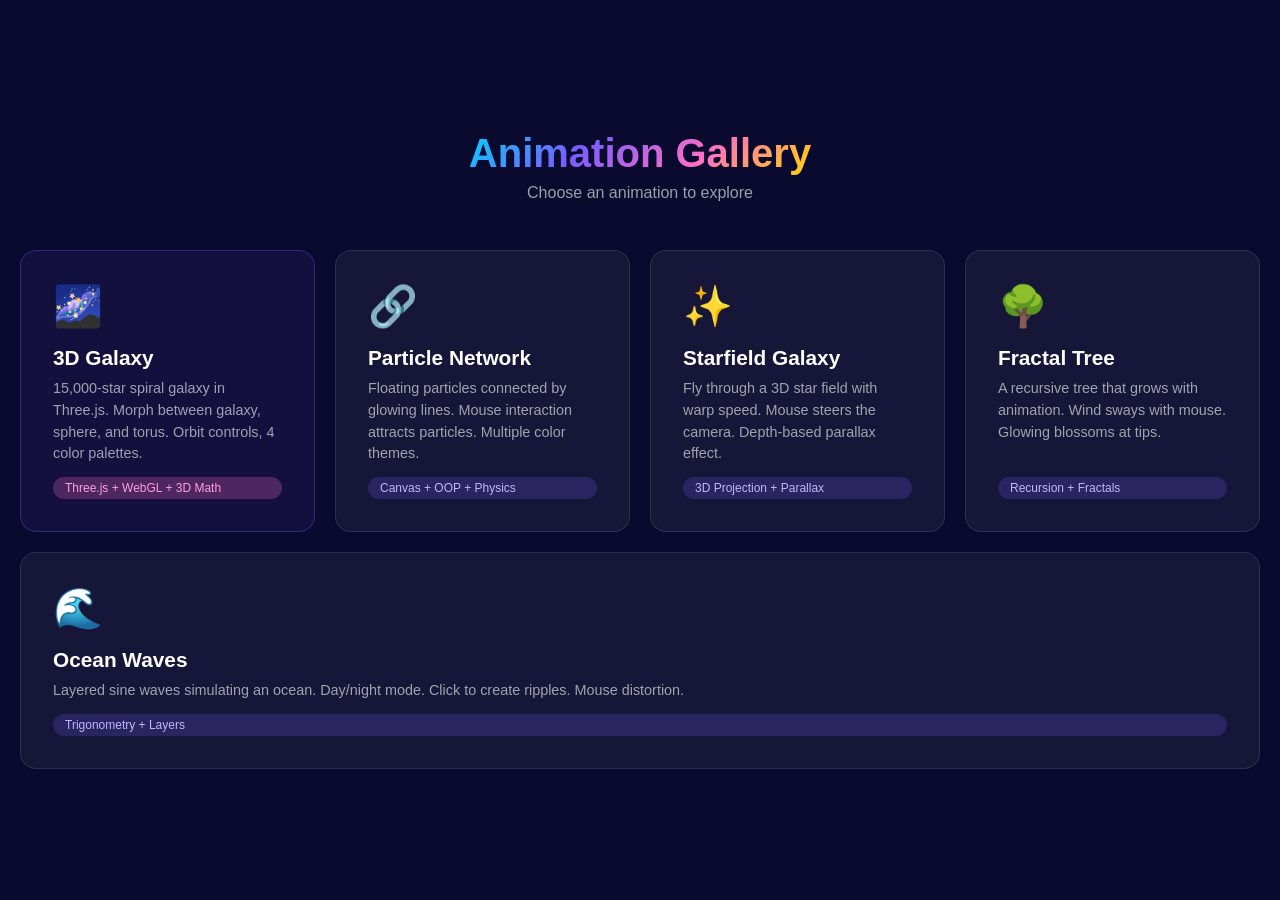
<file: index.html>
<!DOCTYPE html>
<html lang="en">

<head>
  <meta charset="UTF-8">
  <meta name="viewport" content="width=device-width, initial-scale=1.0">
  <title>Animation Gallery</title>
  <style>
    * {
      margin: 0;
      padding: 0;
      box-sizing: border-box;
    }

    body {
      min-height: 100vh;
      background: #0a0a2e;
      color: white;
      font-family: 'Segoe UI', sans-serif;
      display: flex;
      flex-direction: column;
      align-items: center;
      justify-content: center;
      padding: 40px 20px;
    }

    h1 {
      font-size: 2.5rem;
      margin-bottom: 8px;
      text-align: center;
      background: linear-gradient(135deg, #00d2ff, #7a5cff, #ff6ec7, #ffd700);
      -webkit-background-clip: text;
      -webkit-text-fill-color: transparent;
    }

    .subtitle {
      opacity: 0.6;
      margin-bottom: 48px;
      font-size: 1rem;
    }

    .gallery {
      display: flex;
      flex-wrap: wrap;
      gap: 20px;
      max-width: 1400px;
      width: 100%;
    }

    .gallery .card {
      flex: 1 1 260px;
      min-width: 0;
    }

    @media (max-width: 768px) {
      h1 { font-size: 1.8rem; }
      .subtitle { margin-bottom: 28px; }
      .gallery { gap: 14px; }
      .card { padding: 24px; }
    }

    @media (max-width: 480px) {
      h1 { font-size: 1.4rem; }
      body { padding: 24px 14px; }
      .card { padding: 20px; }
      .card .icon { font-size: 2rem; margin-bottom: 10px; }
      .card h2 { font-size: 1.1rem; }
      .card p { font-size: 0.82rem; }
    }

    .card {
      display: flex;
      flex-direction: column;
      background: rgba(255, 255, 255, 0.05);
      border: 1px solid rgba(255, 255, 255, 0.1);
      border-radius: 16px;
      padding: 32px;
      text-decoration: none;
      color: white;
      transition: all 0.3s ease;
      position: relative;
      overflow: hidden;
    }

    .card:hover {
      transform: translateY(-4px);
      border-color: rgba(255, 255, 255, 0.2);
      background: rgba(255, 255, 255, 0.08);
    }

    .card .icon {
      font-size: 2.5rem;
      margin-bottom: 16px;
    }

    .card h2 {
      font-size: 1.3rem;
      margin-bottom: 8px;
    }

    .card p {
      opacity: 0.6;
      font-size: 0.9rem;
      line-height: 1.5;
      flex: 1;
    }

    .card .tag {
      display: inline-block;
      margin-top: 12px;
      padding: 4px 12px;
      background: rgba(122, 92, 255, 0.2);
      border-radius: 20px;
      font-size: 0.75rem;
      color: #c4b5ff;
    }
  </style>
</head>

<body>
  <h1>Animation Gallery</h1>
  <p class="subtitle">Choose an animation to explore</p>

  <div class="gallery">
    <a class="card" href="3d-galaxy/index.html"
      style="border-color: rgba(122,92,255,0.3); background: rgba(122,92,255,0.08);">
      <div class="icon">🌌</div>
      <h2>3D Galaxy</h2>
      <p>15,000-star spiral galaxy in Three.js. Morph between galaxy, sphere, and torus. Orbit controls, 4 color
        palettes.</p>
      <span class="tag" style="background: rgba(255,110,199,0.25); color: #ff9ed8;">Three.js + WebGL + 3D Math</span>
    </a>

    <a class="card" href="particle-network/index.html">
      <div class="icon">🔗</div>
      <h2>Particle Network</h2>
      <p>Floating particles connected by glowing lines. Mouse interaction attracts particles. Multiple color themes.</p>
      <span class="tag">Canvas + OOP + Physics</span>
    </a>

    <a class="card" href="starfield/index.html">
      <div class="icon">✨</div>
      <h2>Starfield Galaxy</h2>
      <p>Fly through a 3D star field with warp speed. Mouse steers the camera. Depth-based parallax effect.</p>
      <span class="tag">3D Projection + Parallax</span>
    </a>

    <a class="card" href="fractal-tree/index.html">
      <div class="icon">🌳</div>
      <h2>Fractal Tree</h2>
      <p>A recursive tree that grows with animation. Wind sways with mouse. Glowing blossoms at tips.</p>
      <span class="tag">Recursion + Fractals</span>
    </a>

    <a class="card" href="wave-ocean/index.html">
      <div class="icon">🌊</div>
      <h2>Ocean Waves</h2>
      <p>Layered sine waves simulating an ocean. Day/night mode. Click to create ripples. Mouse distortion.</p>
      <span class="tag">Trigonometry + Layers</span>
    </a>
  </div>
</body>

</html>
</file>
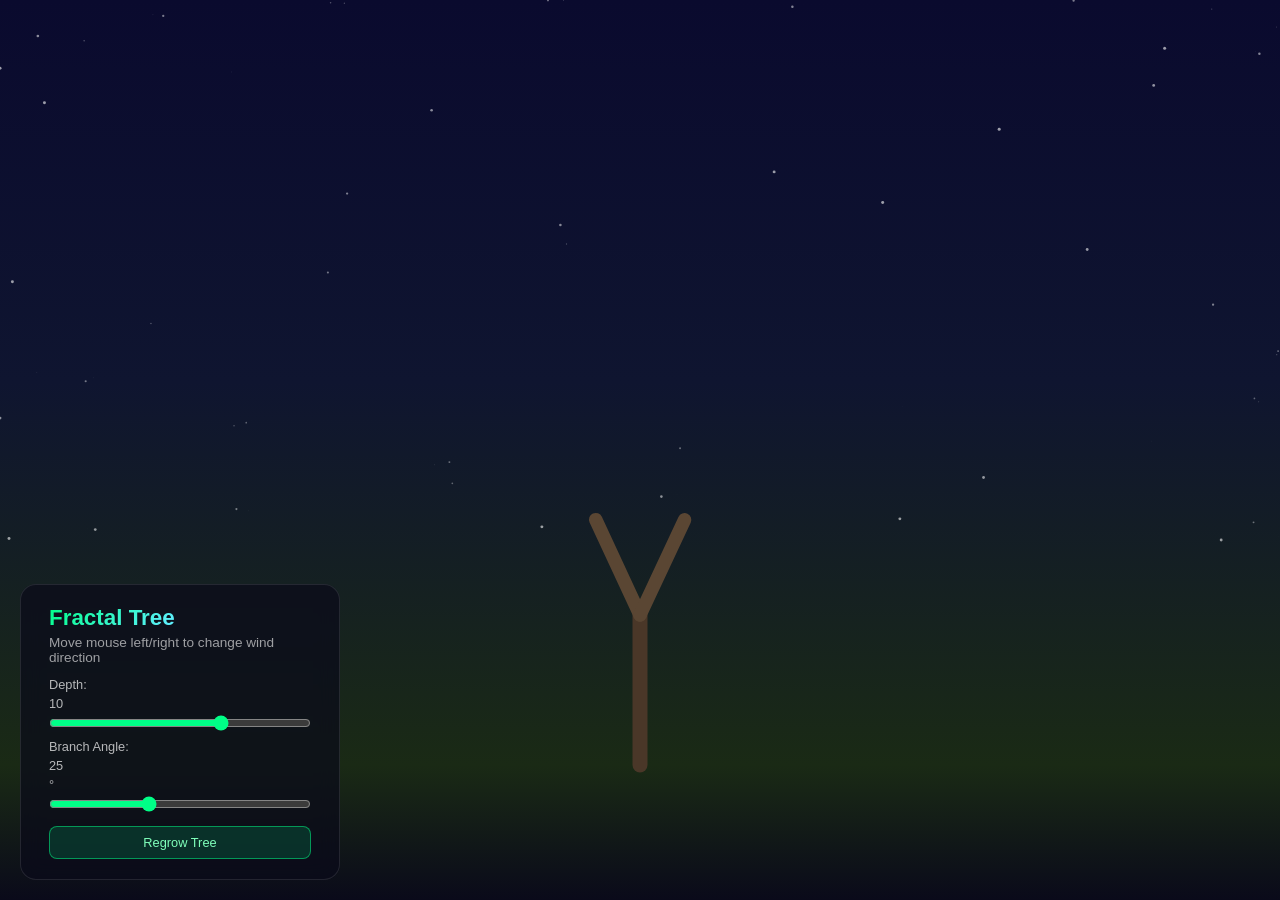
<file: fractal-tree/index.html>
<!DOCTYPE html>
<html lang="en">
<head>
  <meta charset="UTF-8">
  <meta name="viewport" content="width=device-width, initial-scale=1.0">
  <title>Fractal Tree Animation</title>
  <style>
    * { margin: 0; padding: 0; box-sizing: border-box; }
    body { overflow: hidden; background: #0a0a1a; font-family: 'Segoe UI', sans-serif; }
    canvas { display: block; position: fixed; top: 0; left: 0; }
    .info-panel {
      position: fixed; bottom: 20px; left: 20px; color: rgba(255,255,255,0.85);
      z-index: 10; background: rgba(10,10,26,0.7); backdrop-filter: blur(10px);
      padding: 20px 28px; border-radius: 16px; border: 1px solid rgba(255,255,255,0.1);
      max-width: 320px;
    }
    .info-panel h1 {
      font-size: 1.4rem; margin-bottom: 4px;
      background: linear-gradient(135deg, #00ff87, #60efff, #ff6ec7);
      -webkit-background-clip: text; -webkit-text-fill-color: transparent;
    }
    .info-panel p { font-size: 0.85rem; opacity: 0.7; margin-bottom: 12px; }
    .controls { display: flex; flex-direction: column; gap: 8px; }
    .controls label { display: flex; flex-direction: column; font-size: 0.8rem; gap: 4px; color: rgba(255,255,255,0.7); }
    .controls input[type="range"] { width: 100%; accent-color: #00ff87; }
    .controls button {
      margin-top: 6px; padding: 8px 16px; border: 1px solid rgba(0,255,135,0.5);
      background: rgba(0,255,135,0.15); color: #80ffbb; border-radius: 8px;
      cursor: pointer; font-size: 0.8rem; transition: all 0.3s;
    }
    .controls button:hover { background: rgba(0,255,135,0.35); }
    @media (max-width: 480px) {
      .info-panel { left: 10px; right: 10px; bottom: 10px; max-width: none; padding: 14px 18px; }
      .info-panel h1 { font-size: 1.1rem; }
      .info-panel p { font-size: 0.78rem; }
      .controls label { font-size: 0.75rem; }
      .controls button { font-size: 0.75rem; padding: 6px 12px; }
    }
  </style>
</head>
<body>
  <canvas id="canvas"></canvas>
  <div class="info-panel">
    <h1>Fractal Tree</h1>
    <p>Move mouse left/right to change wind direction</p>
    <div class="controls">
      <label>Depth: <span id="depthDisplay">10</span>
        <input type="range" id="depth" min="4" max="13" value="10">
      </label>
      <label>Branch Angle: <span id="angleDisplay">25</span>°
        <input type="range" id="angle" min="10" max="50" value="25">
      </label>
      <button id="regrow">Regrow Tree</button>
    </div>
  </div>
  <script src="fractal-tree.js"></script>
</body>
</html>
</file>
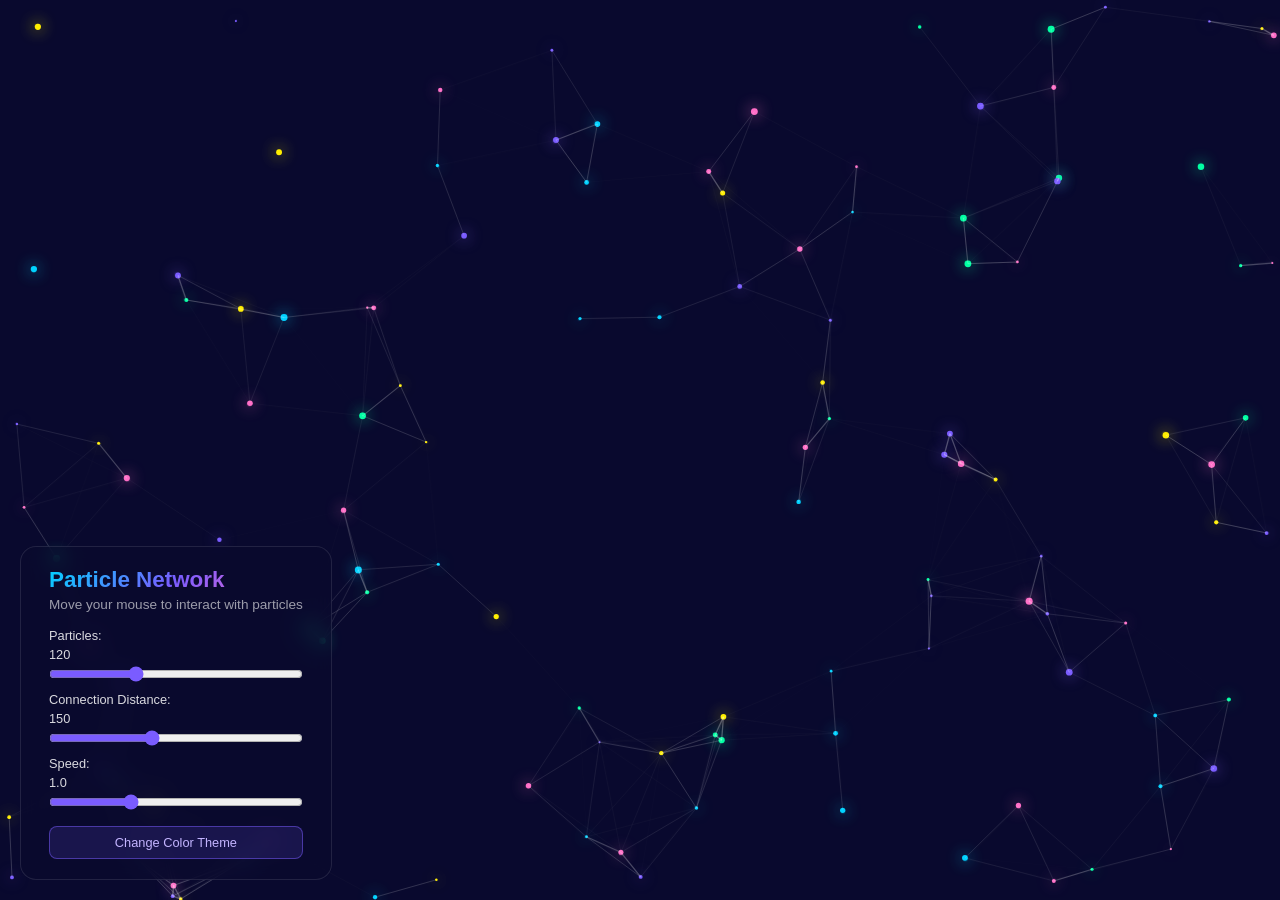
<file: particle-network/index.html>
<!DOCTYPE html>
<html lang="en">
<head>
  <meta charset="UTF-8">
  <meta name="viewport" content="width=device-width, initial-scale=1.0">
  <title>Particle Network Animation</title>
  <link rel="stylesheet" href="style.css">
</head>
<body>
  <canvas id="canvas"></canvas>

  <div class="info-panel">
    <h1>Particle Network</h1>
    <p>Move your mouse to interact with particles</p>
    <div class="controls">
      <label>
        Particles: <span id="countDisplay">120</span>
        <input type="range" id="particleCount" min="30" max="300" value="120">
      </label>
      <label>
        Connection Distance: <span id="distDisplay">150</span>
        <input type="range" id="connectionDist" min="50" max="300" value="150">
      </label>
      <label>
        Speed: <span id="speedDisplay">1.0</span>
        <input type="range" id="speed" min="1" max="30" value="10">
      </label>
      <button id="toggleColors">Change Color Theme</button>
    </div>
  </div>

  <script src="particle.js"></script>
  <script src="animation.js"></script>
</body>
</html>
</file>
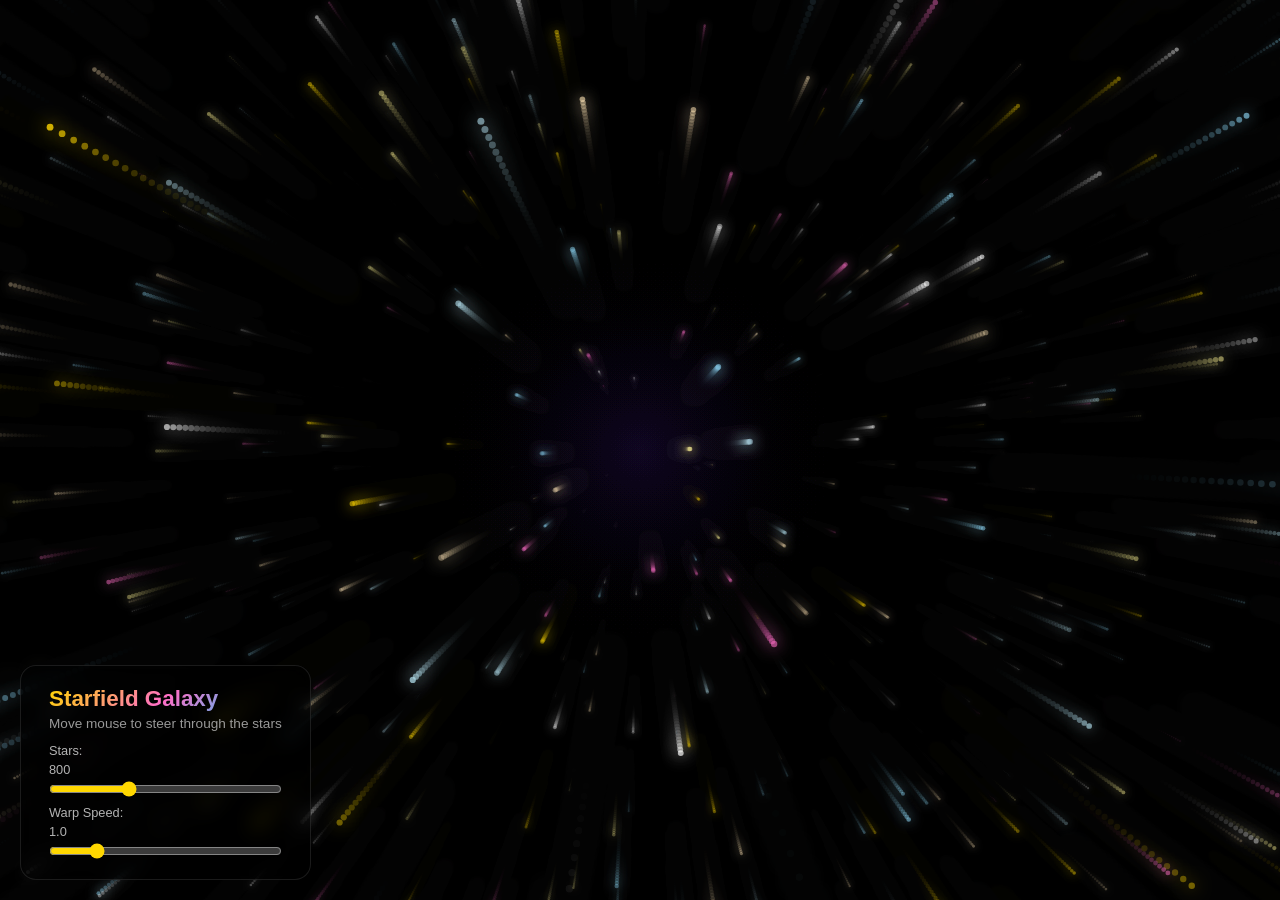
<file: starfield/index.html>
<!DOCTYPE html>
<html lang="en">
<head>
  <meta charset="UTF-8">
  <meta name="viewport" content="width=device-width, initial-scale=1.0">
  <title>Starfield Galaxy Animation</title>
  <style>
    * { margin: 0; padding: 0; box-sizing: border-box; }
    body { overflow: hidden; background: #000; font-family: 'Segoe UI', sans-serif; }
    canvas { display: block; position: fixed; top: 0; left: 0; }
    .info-panel {
      position: fixed; bottom: 20px; left: 20px; color: rgba(255,255,255,0.85);
      z-index: 10; background: rgba(0,0,0,0.6); backdrop-filter: blur(10px);
      padding: 20px 28px; border-radius: 16px; border: 1px solid rgba(255,255,255,0.1);
      max-width: 320px;
    }
    .info-panel h1 {
      font-size: 1.4rem; margin-bottom: 4px;
      background: linear-gradient(135deg, #ffd700, #ff6ec7, #00d2ff);
      -webkit-background-clip: text; -webkit-text-fill-color: transparent;
    }
    .info-panel p { font-size: 0.85rem; opacity: 0.7; margin-bottom: 12px; }
    .controls { display: flex; flex-direction: column; gap: 8px; }
    .controls label { display: flex; flex-direction: column; font-size: 0.8rem; gap: 4px; color: rgba(255,255,255,0.7); }
    .controls input[type="range"] { width: 100%; accent-color: #ffd700; }
    @media (max-width: 480px) {
      .info-panel { left: 10px; right: 10px; bottom: 10px; max-width: none; padding: 14px 18px; }
      .info-panel h1 { font-size: 1.1rem; }
      .info-panel p { font-size: 0.78rem; }
      .controls label { font-size: 0.75rem; }
    }
  </style>
</head>
<body>
  <canvas id="canvas"></canvas>
  <div class="info-panel">
    <h1>Starfield Galaxy</h1>
    <p>Move mouse to steer through the stars</p>
    <div class="controls">
      <label>Stars: <span id="countDisplay">800</span>
        <input type="range" id="starCount" min="200" max="2000" value="800">
      </label>
      <label>Warp Speed: <span id="speedDisplay">1.0</span>
        <input type="range" id="warpSpeed" min="1" max="50" value="10">
      </label>
    </div>
  </div>
  <script src="starfield.js"></script>
</body>
</html>
</file>
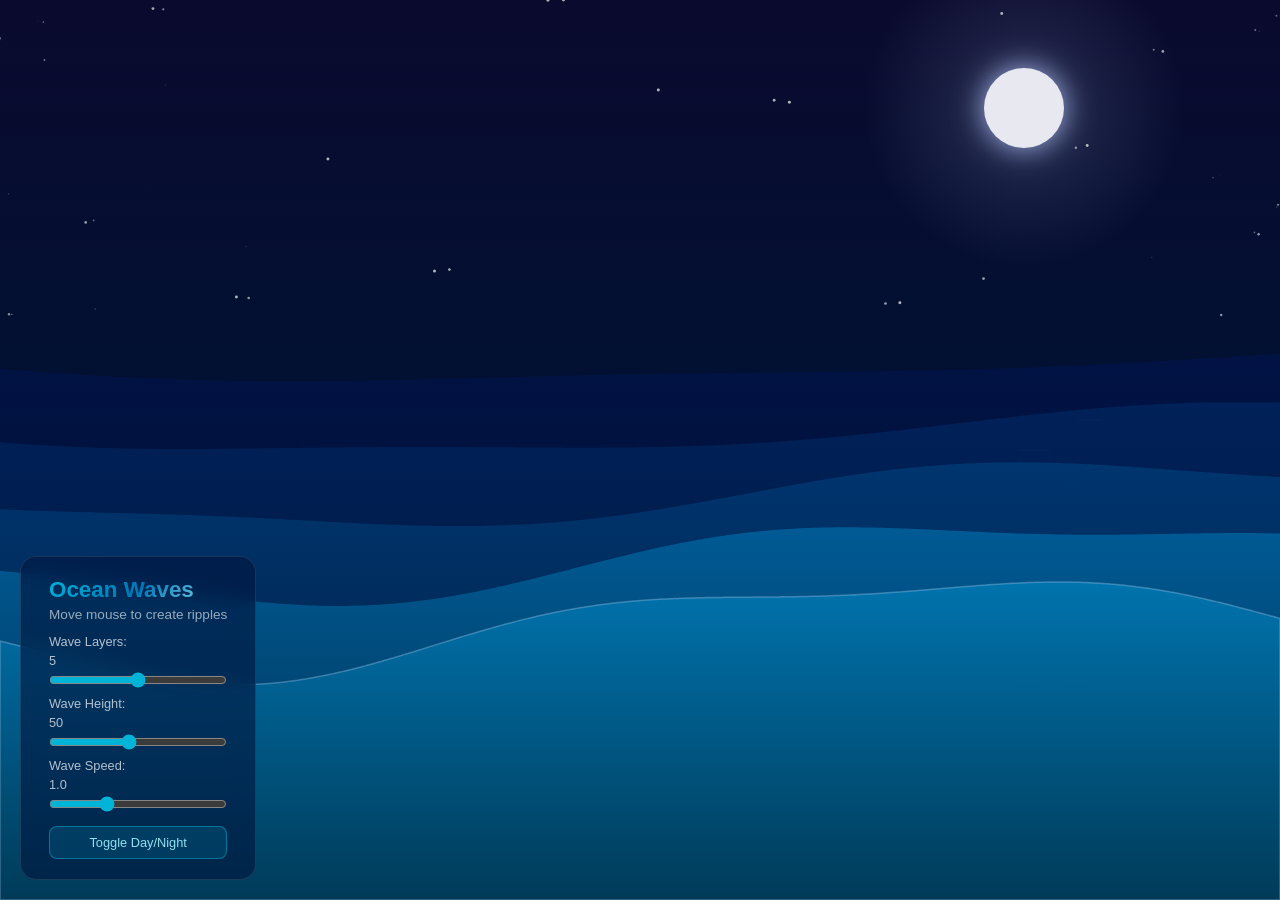
<file: wave-ocean/index.html>
<!DOCTYPE html>
<html lang="en">
<head>
  <meta charset="UTF-8">
  <meta name="viewport" content="width=device-width, initial-scale=1.0">
  <title>Wave Ocean Animation</title>
  <style>
    * { margin: 0; padding: 0; box-sizing: border-box; }
    body { overflow: hidden; font-family: 'Segoe UI', sans-serif; }
    canvas { display: block; position: fixed; top: 0; left: 0; }
    .info-panel {
      position: fixed; bottom: 20px; left: 20px; color: rgba(255,255,255,0.85);
      z-index: 10; background: rgba(0,20,60,0.6); backdrop-filter: blur(10px);
      padding: 20px 28px; border-radius: 16px; border: 1px solid rgba(255,255,255,0.1);
      max-width: 320px;
    }
    .info-panel h1 {
      font-size: 1.4rem; margin-bottom: 4px;
      background: linear-gradient(135deg, #00b4d8, #0077b6, #90e0ef);
      -webkit-background-clip: text; -webkit-text-fill-color: transparent;
    }
    .info-panel p { font-size: 0.85rem; opacity: 0.7; margin-bottom: 12px; }
    .controls { display: flex; flex-direction: column; gap: 8px; }
    .controls label { display: flex; flex-direction: column; font-size: 0.8rem; gap: 4px; color: rgba(255,255,255,0.7); }
    .controls input[type="range"] { width: 100%; accent-color: #00b4d8; }
    .controls button {
      margin-top: 6px; padding: 8px 16px; border: 1px solid rgba(0,180,216,0.5);
      background: rgba(0,180,216,0.15); color: #90e0ef; border-radius: 8px;
      cursor: pointer; font-size: 0.8rem; transition: all 0.3s;
    }
    .controls button:hover { background: rgba(0,180,216,0.35); }
    @media (max-width: 480px) {
      .info-panel { left: 10px; right: 10px; bottom: 10px; max-width: none; padding: 14px 18px; }
      .info-panel h1 { font-size: 1.1rem; }
      .info-panel p { font-size: 0.78rem; }
      .controls label { font-size: 0.75rem; }
      .controls button { font-size: 0.75rem; padding: 6px 12px; }
    }
  </style>
</head>
<body>
  <canvas id="canvas"></canvas>
  <div class="info-panel">
    <h1>Ocean Waves</h1>
    <p>Move mouse to create ripples</p>
    <div class="controls">
      <label>Wave Layers: <span id="layerDisplay">5</span>
        <input type="range" id="layers" min="2" max="8" value="5">
      </label>
      <label>Wave Height: <span id="heightDisplay">50</span>
        <input type="range" id="waveHeight" min="10" max="100" value="50">
      </label>
      <label>Wave Speed: <span id="speedDisplay">1.0</span>
        <input type="range" id="waveSpeed" min="1" max="30" value="10">
      </label>
      <button id="toggleTime">Toggle Day/Night</button>
    </div>
  </div>
  <script src="wave-ocean.js"></script>
</body>
</html>
</file>
<file: particle-network/style.css>
* {
  margin: 0;
  padding: 0;
  box-sizing: border-box;
}

body {
  overflow: hidden;
  background: #0a0a2e;
  font-family: 'Segoe UI', Tahoma, Geneva, Verdana, sans-serif;
}

canvas {
  display: block;
  position: fixed;
  top: 0;
  left: 0;
}

.info-panel {
  position: fixed;
  bottom: 20px;
  left: 20px;
  color: rgba(255, 255, 255, 0.85);
  z-index: 10;
  background: rgba(10, 10, 46, 0.7);
  backdrop-filter: blur(10px);
  padding: 20px 28px;
  border-radius: 16px;
  border: 1px solid rgba(255, 255, 255, 0.1);
  max-width: 340px;
}

.info-panel h1 {
  font-size: 1.4rem;
  font-weight: 600;
  margin-bottom: 4px;
  background: linear-gradient(135deg, #00d2ff, #7a5cff, #ff6ec7);
  -webkit-background-clip: text;
  -webkit-text-fill-color: transparent;
}

.info-panel p {
  font-size: 0.85rem;
  opacity: 0.7;
  margin-bottom: 16px;
}

.controls {
  display: flex;
  flex-direction: column;
  gap: 10px;
}

.controls label {
  display: flex;
  flex-direction: column;
  font-size: 0.8rem;
  gap: 4px;
}

.controls input[type="range"] {
  width: 100%;
  accent-color: #7a5cff;
  cursor: pointer;
}

.controls button {
  margin-top: 6px;
  padding: 8px 16px;
  border: 1px solid rgba(122, 92, 255, 0.5);
  background: rgba(122, 92, 255, 0.15);
  color: #c4b5ff;
  border-radius: 8px;
  cursor: pointer;
  font-size: 0.8rem;
  transition: all 0.3s ease;
}

.controls button:hover {
  background: rgba(122, 92, 255, 0.35);
  border-color: rgba(122, 92, 255, 0.8);
}

@media (max-width: 480px) {
  .info-panel {
    left: 10px;
    right: 10px;
    bottom: 10px;
    max-width: none;
    padding: 14px 18px;
  }
  .info-panel h1 { font-size: 1.1rem; }
  .info-panel p { font-size: 0.78rem; margin-bottom: 10px; }
  .controls label { font-size: 0.75rem; }
  .controls button { font-size: 0.75rem; padding: 6px 12px; }
}
</file>
